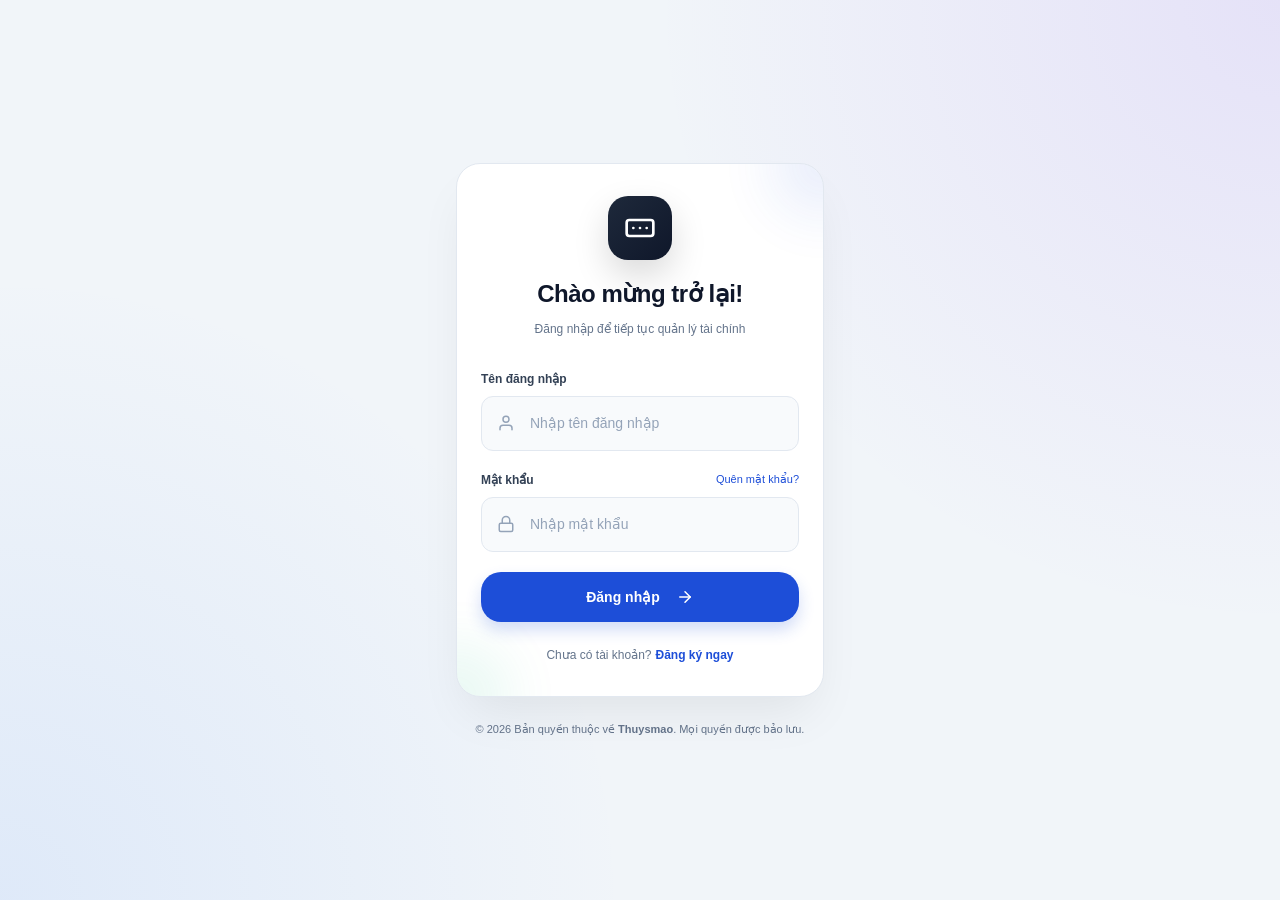
<file: frontend/login.html>
<!DOCTYPE html>
<html lang="vi">
<head>
  <meta charset="UTF-8">
  <meta name="viewport" content="width=device-width, initial-scale=1.0, maximum-scale=1.0, user-scalable=no, viewport-fit=cover">
  <meta name="description" content="Đăng nhập - Ứng dụng quản lý chi tiêu cá nhân thông minh">
  <meta name="theme-color" content="#1D4ED8">
  <title>Đăng nhập - Quản lý tài chính</title>

  <!-- Stylesheets (Using Main App CSS) -->
  <link rel="stylesheet" href="css/index.css">
  <link rel="stylesheet" href="css/components.css">
  <link rel="stylesheet" href="css/forms.css">
  <link rel="stylesheet" href="css/animations.css">

  <style>
    /* Specific styles for login that extend the design system */
    body {
      display: flex;
      align-items: center;
      justify-content: center;
      min-height: 100vh;
      min-height: 100dvh;
      background: var(--color-gray-100);
      background-image: radial-gradient(circle at top right, rgba(124, 58, 237, 0.1), transparent 40%),
                        radial-gradient(circle at bottom left, rgba(59, 130, 246, 0.1), transparent 40%);
    }

    .dark-theme body {
      background: var(--color-gray-50);
      background-image: radial-gradient(circle at top right, rgba(124, 58, 237, 0.15), transparent 40%),
                        radial-gradient(circle at bottom left, rgba(59, 130, 246, 0.15), transparent 40%);
    }

    .auth-wrapper {
      width: 100%;
      max-width: 400px;
      padding: var(--space-4);
      animation: fadeUp var(--transition-slow) forwards;
    }

    .auth-card {
      background-color: var(--color-white);
      border-radius: var(--radius-2xl);
      padding: var(--space-8) var(--space-6);
      box-shadow: var(--shadow-xl);
      border: 1px solid var(--color-gray-200);
      position: relative;
      overflow: hidden;
    }

    .dark-theme .auth-card {
      border-color: var(--color-gray-200);
    }

    .auth-header {
      text-align: center;
      margin-bottom: var(--space-8);
    }

    .auth-logo {
      width: 64px;
      height: 64px;
      margin: 0 auto var(--space-4);
      background: var(--gradient-wallet);
      border-radius: var(--radius-xl);
      display: flex;
      align-items: center;
      justify-content: center;
      color: white;
      box-shadow: var(--shadow-wallet);
    }

    .auth-title {
      font-size: var(--font-size-2xl);
      font-weight: var(--font-weight-extrabold);
      color: var(--color-gray-900);
      margin-bottom: var(--space-2);
      letter-spacing: -0.02em;
    }

    .auth-subtitle {
      font-size: var(--font-size-sm);
      color: var(--color-gray-500);
    }

    .auth-switch-text {
      text-align: center;
      margin-top: var(--space-6);
      font-size: var(--font-size-sm);
      color: var(--color-gray-500);
    }

    .auth-switch-link {
      color: var(--color-primary);
      font-weight: var(--font-weight-semibold);
      cursor: pointer;
      margin-left: var(--space-1);
    }

    .auth-switch-link:hover {
      text-decoration: underline;
    }

    .error-alert {
      background-color: var(--color-danger-light);
      color: var(--color-danger-dark);
      padding: var(--space-3) var(--space-4);
      border-radius: var(--radius-md);
      font-size: var(--font-size-sm);
      font-weight: var(--font-weight-medium);
      margin-bottom: var(--space-4);
      display: none;
      animation: shake 0.5s;
    }

    .input-group {
      position: relative;
      display: flex;
      align-items: center;
    }
    
    .input-icon {
      position: absolute;
      left: var(--space-4);
      color: var(--color-gray-400);
      display: flex;
      align-items: center;
      justify-content: center;
      pointer-events: none;
    }
    
    .input-field {
      width: 100%;
      padding: var(--space-4);
      padding-left: calc(var(--space-4) + 24px + var(--space-2));
      background: var(--color-gray-50);
      border: 1.5px solid var(--color-gray-200);
      border-radius: 12px;
      font-size: var(--font-size-base);
      color: var(--color-gray-800);
      transition: all var(--transition-fast);
      -webkit-appearance: none;
    }
    
    .input-field:focus {
      background: var(--color-white);
      border-color: var(--color-primary);
      box-shadow: 0 0 0 4px rgba(37, 99, 235, 0.1);
    }
    
    .dark-theme .input-field {
      background: #1E293B;
      border-color: #334155;
      color: #F8FAFC;
    }
    
    .dark-theme .input-field:focus {
      background: #0F172A;
      border-color: #3B82F6;
      box-shadow: 0 0 0 4px rgba(59, 130, 246, 0.2);
    }
    
    .input-field::placeholder {
      color: var(--color-gray-400);
    }
    
    .input-field.form-input-error {
      border-color: var(--color-danger) !important;
    }
    
    .input-field.form-input-error:focus {
      box-shadow: 0 0 0 4px rgba(239, 68, 68, 0.1) !important;
    }
  </style>

  <!-- Theme Script (Loads before rendering to avoid flash) -->
  <script>
    const savedTheme = localStorage.getItem('theme');
    if (savedTheme === 'dark' || (!savedTheme && window.matchMedia('(prefers-color-scheme: dark)').matches)) {
      document.documentElement.classList.add('dark-theme');
    }
  </script>
</head>
<body>

  <div class="auth-wrapper">
    <div class="auth-card">
      
      <!-- Lớp trang trí -->
      <div style="position: absolute; top: -50px; right: -50px; width: 100px; height: 100px; background: var(--color-primary); opacity: 0.1; filter: blur(30px); border-radius: 50%;"></div>
      <div style="position: absolute; bottom: -50px; left: -50px; width: 100px; height: 100px; background: var(--color-accent); opacity: 0.1; filter: blur(30px); border-radius: 50%;"></div>

      <!-- Đăng nhập Form -->
      <div id="loginForm">
        <div class="auth-header">
          <div class="auth-logo">
            <svg width="32" height="32" viewBox="0 0 24 24" fill="none" stroke="currentColor" stroke-width="2" stroke-linecap="round" stroke-linejoin="round">
              <rect x="2" y="6" width="20" height="12" rx="2"/><path d="M12 12h.01"/><path d="M17 12h.01"/><path d="M7 12h.01"/>
            </svg>
          </div>
          <h1 class="auth-title">Chào mừng trở lại!</h1>
          <p class="auth-subtitle">Đăng nhập để tiếp tục quản lý tài chính</p>
        </div>

        <div class="error-alert" id="loginError"></div>

        <div class="form-group">
          <label class="form-label">Tên đăng nhập</label>
          <div class="input-group">
            <div class="input-icon">
              <svg width="18" height="18" viewBox="0 0 24 24" fill="none" stroke="currentColor" stroke-width="2" stroke-linecap="round" stroke-linejoin="round"><path d="M20 21v-2a4 4 0 0 0-4-4H8a4 4 0 0 0-4 4v2"/><circle cx="12" cy="7" r="4"/></svg>
            </div>
            <input type="text" class="input-field" id="loginUsername" placeholder="Nhập tên đăng nhập" autocomplete="username">
          </div>
        </div>

        <div class="form-group mb-6">
          <label class="form-label" style="display: flex; justify-content: space-between;">
            <span>Mật khẩu</span>
            <span class="auth-switch-link" onclick="toggleForm('forgot')" style="font-size: var(--font-size-xs); font-weight: normal; margin-left: 0;">Quên mật khẩu?</span>
          </label>
          <div class="input-group">
            <div class="input-icon">
              <svg width="18" height="18" viewBox="0 0 24 24" fill="none" stroke="currentColor" stroke-width="2" stroke-linecap="round" stroke-linejoin="round"><rect x="3" y="11" width="18" height="11" rx="2" ry="2"/><path d="M7 11V7a5 5 0 0 1 10 0v4"/></svg>
            </div>
            <input type="password" class="input-field" id="loginPassword" placeholder="Nhập mật khẩu" autocomplete="current-password">
          </div>
        </div>

        <button class="btn btn-primary w-full" style="padding: var(--space-4);" onclick="login()">
          Đăng nhập
          <svg width="18" height="18" viewBox="0 0 24 24" fill="none" stroke="currentColor" stroke-width="2" stroke-linecap="round" stroke-linejoin="round" style="margin-left: 8px;"><line x1="5" y1="12" x2="19" y2="12"/><polyline points="12 5 19 12 12 19"/></svg>
        </button>

        <div class="auth-switch-text">
          Chưa có tài khoản?<span class="auth-switch-link" onclick="toggleForm('register')">Đăng ký ngay</span>
        </div>
      </div>

      <!-- Đăng ký Form -->
      <div id="registerForm" style="display: none;">
        <div class="auth-header">
          <div class="auth-logo">
            <svg width="32" height="32" viewBox="0 0 24 24" fill="none" stroke="currentColor" stroke-width="2" stroke-linecap="round" stroke-linejoin="round">
              <path d="M16 21v-2a4 4 0 0 0-4-4H5a4 4 0 0 0-4 4v2"/><circle cx="8.5" cy="7" r="4"/><line x1="20" y1="8" x2="20" y2="14"/><line x1="23" y1="11" x2="17" y2="11"/>
            </svg>
          </div>
          <h1 class="auth-title">Tạo tài khoản</h1>
          <p class="auth-subtitle">Bắt đầu hành trình quản lý tài chính</p>
        </div>

        <div class="error-alert" id="registerError"></div>

        <div class="form-group">
          <label class="form-label">Tên hiển thị</label>
          <div class="input-group">
            <div class="input-icon">
              <svg width="18" height="18" viewBox="0 0 24 24" fill="none" stroke="currentColor" stroke-width="2" stroke-linecap="round" stroke-linejoin="round"><path d="M20 21v-2a4 4 0 0 0-4-4H8a4 4 0 0 0-4 4v2"/><circle cx="12" cy="7" r="4"/></svg>
            </div>
            <input type="text" class="input-field" id="regName" placeholder="VD: Nguyễn Văn A">
          </div>
        </div>

        <div class="form-group">
          <label class="form-label">Tên đăng nhập</label>
          <div class="input-group">
            <div class="input-icon">
              <svg width="18" height="18" viewBox="0 0 24 24" fill="none" stroke="currentColor" stroke-width="2" stroke-linecap="round" stroke-linejoin="round"><circle cx="12" cy="12" r="10"/><path d="M12 2a14.5 14.5 0 0 0 0 20 14.5 14.5 0 0 0 0-20"/><path d="M2 12h20"/></svg>
            </div>
            <input type="text" class="input-field" id="regUsername" placeholder="Tên đăng nhập viết liền">
          </div>
        </div>

        <div class="form-group mb-6">
          <label class="form-label">Mật khẩu</label>
          <div class="input-group">
            <div class="input-icon">
              <svg width="18" height="18" viewBox="0 0 24 24" fill="none" stroke="currentColor" stroke-width="2" stroke-linecap="round" stroke-linejoin="round"><rect x="3" y="11" width="18" height="11" rx="2" ry="2"/><path d="M7 11V7a5 5 0 0 1 10 0v4"/></svg>
            </div>
            <input type="password" class="input-field" id="regPassword" placeholder="Mật khẩu (ít nhất 4 ký tự)">
          </div>
        </div>

        <button class="btn btn-primary w-full" style="padding: var(--space-4);" onclick="register()">
          Đăng ký
        </button>

        <div class="auth-switch-text">
          Đã có tài khoản?<span class="auth-switch-link" onclick="toggleForm('login')">Đăng nhập</span>
        </div>
      </div>

      <!-- Quên mật khẩu Form -->
      <div id="forgotForm" style="display: none;">
        <div class="auth-header">
          <div class="auth-logo">
            <svg width="32" height="32" viewBox="0 0 24 24" fill="none" stroke="currentColor" stroke-width="2" stroke-linecap="round" stroke-linejoin="round"><path d="M22 17v1c0 .5-.5 1-1 1H3c-.6 0-1-.5-1-1v-1"/><path d="M7 14V9a5 5 0 0 1 10 0v5"/><path d="M12 17v4"/><path d="M8 21h8"/></svg>
          </div>
          <h1 class="auth-title">Quên mật khẩu</h1>
          <p class="auth-subtitle" id="forgotSubtitle">Nhập tên đăng nhập để tiếp tục</p>
        </div>

        <div class="error-alert" id="forgotError"></div>
        <div class="success-alert" id="forgotSuccess" style="display: none; background-color: var(--color-success-light); color: var(--color-success-dark); padding: var(--space-3) var(--space-4); border-radius: var(--radius-md); font-size: var(--font-size-sm); font-weight: var(--font-weight-medium); margin-bottom: var(--space-4);"></div>

        <div id="forgotStep1">
          <div class="form-group mb-6">
            <label class="form-label">Tên đăng nhập</label>
            <div class="input-group">
              <div class="input-icon">
                <svg width="18" height="18" viewBox="0 0 24 24" fill="none" stroke="currentColor" stroke-width="2" stroke-linecap="round" stroke-linejoin="round"><path d="M20 21v-2a4 4 0 0 0-4-4H8a4 4 0 0 0-4 4v2"/><circle cx="12" cy="7" r="4"/></svg>
              </div>
              <input type="text" class="input-field" id="forgotUsername" placeholder="Nhập tên đăng nhập">
            </div>
          </div>
          <button class="btn btn-primary w-full" style="padding: var(--space-4);" onclick="verifyForgotUsername()">
            Tiếp tục
          </button>
        </div>
        
        <div id="forgotStep2" style="display: none;">
          <div class="form-group mb-6">
            <label class="form-label">Mật khẩu mới</label>
            <div class="input-group">
              <div class="input-icon">
                <svg width="18" height="18" viewBox="0 0 24 24" fill="none" stroke="currentColor" stroke-width="2" stroke-linecap="round" stroke-linejoin="round"><rect x="3" y="11" width="18" height="11" rx="2" ry="2"/><path d="M7 11V7a5 5 0 0 1 10 0v4"/></svg>
              </div>
              <input type="password" class="input-field" id="forgotNewPassword" placeholder="Nhập mật khẩu mới">
            </div>
          </div>
          <button class="btn btn-primary w-full" style="padding: var(--space-4);" onclick="resetPassword()">
            Đặt lại mật khẩu
          </button>
        </div>

        <div class="auth-switch-text">
          Nhớ mật khẩu? <span class="auth-switch-link" onclick="toggleForm('login')">Đăng nhập</span>
        </div>
      </div>

    </div>

    <div style="text-align: center; margin-top: var(--space-6); font-size: var(--font-size-xs); color: var(--color-gray-500);">
      &copy; 2026 Bản quyền thuộc về <b>Thuysmao</b>. Mọi quyền được bảo lưu.
    </div>
  </div>

  <script src="js/login.js"></script>
</body>
</html>
</file>
<file: frontend/css/index.css>
/* =====================================================
   EXPENSE MANAGER - Design System
   ===================================================== */

/* Google Fonts */
@import url('https://fonts.googleapis.com/css2?family=Inter:wght@400;500;600;700;800&display=swap');

/* ==================== CSS Reset ==================== */
*, *::before, *::after {
  box-sizing: border-box;
  margin: 0;
  padding: 0;
}

/* ==================== Design Tokens ==================== */
:root {
  /* Primary - Banking Blue */
  --color-primary: #1D4ED8;
  --color-primary-light: #3B82F6;
  --color-primary-lighter: #DBEAFE;
  --color-primary-dark: #1E3A8A;

  --color-secondary: #0F172A;
  --color-accent: #10B981;

  /* Semantic */
  --color-success: #10B981;
  --color-success-light: #D1FAE5;
  --color-success-dark: #059669;

  --color-danger: #EF4444;
  --color-danger-light: #FEE2E2;
  --color-danger-dark: #DC2626;

  --color-warning: #F59E0B;
  --color-warning-light: #FEF3C7;

  --color-info: #06B6D4;
  --color-info-light: #CFFAFE;

  --color-orange: #F97316;
  --color-orange-light: #FFF7ED;

  --color-pink: #EC4899;
  --color-pink-light: #FCE7F3;

  /* Neutrals */
  --color-white: #FFFFFF;
  --color-gray-50: #F8FAFC;
  --color-gray-100: #F1F5F9;
  --color-gray-200: #E2E8F0;
  --color-gray-300: #CBD5E1;
  --color-gray-400: #94A3B8;
  --color-gray-500: #64748B;
  --color-gray-600: #475569;
  --color-gray-700: #334155;
  --color-gray-800: #1E293B;
  --color-gray-900: #0F172A;

  /* Gradients */
  --gradient-wallet: linear-gradient(135deg, #1E293B 0%, #0F172A 100%);
  --gradient-wallet-shine: linear-gradient(135deg, rgba(255,255,255,0.15) 0%, rgba(255,255,255,0) 50%, rgba(255,255,255,0.05) 100%);
  --gradient-expense: linear-gradient(135deg, #FEE2E2 0%, #FECACA 100%);
  --gradient-income: linear-gradient(135deg, #D1FAE5 0%, #A7F3D0 100%);

  /* Typography */
  --font-family: -apple-system, BlinkMacSystemFont, "SF Pro Text", "Segoe UI", Roboto, Helvetica, Arial, sans-serif;
  --font-size-2xs: 0.625rem;    /* 10px */
  --font-size-xs: 0.6875rem;    /* 11px */
  --font-size-sm: 0.75rem;      /* 12px */
  --font-size-base: 0.875rem;   /* 14px */
  --font-size-md: 1rem;         /* 16px */
  --font-size-lg: 1.125rem;     /* 18px */
  --font-size-xl: 1.25rem;      /* 20px */
  --font-size-2xl: 1.5rem;      /* 24px */
  --font-size-3xl: 1.75rem;     /* 28px */
  --font-size-4xl: 2rem;        /* 32px */

  --font-weight-normal: 400;
  --font-weight-medium: 500;
  --font-weight-semibold: 600;
  --font-weight-bold: 700;
  --font-weight-extrabold: 800;

  --line-height-tight: 1.2;
  --line-height-snug: 1.35;
  --line-height-normal: 1.5;
  --line-height-relaxed: 1.75;

  /* Spacing */
  --space-0: 0;
  --space-1: 0.25rem;   /* 4px */
  --space-1h: 0.375rem; /* 6px */
  --space-2: 0.5rem;    /* 8px */
  --space-2h: 0.625rem; /* 10px */
  --space-3: 0.75rem;   /* 12px */
  --space-4: 1rem;      /* 16px */
  --space-5: 1.25rem;   /* 20px */
  --space-6: 1.5rem;    /* 24px */
  --space-8: 2rem;      /* 32px */
  --space-10: 2.5rem;   /* 40px */
  --space-12: 3rem;     /* 48px */
  --space-16: 4rem;     /* 64px */

  /* Border Radius */
  --radius-xs: 0.375rem;  /* 6px */
  --radius-sm: 0.5rem;    /* 8px */
  --radius-md: 0.625rem;  /* 10px */
  --radius-lg: 0.875rem;  /* 14px */
  --radius-xl: 1.25rem;   /* 20px */
  --radius-2xl: 1.5rem;   /* 24px */
  --radius-full: 9999px;

  /* Shadows - softer and more premium */
  --shadow-xs: 0 2px 4px rgba(0, 0, 0, 0.02);
  --shadow-sm: 0 4px 6px rgba(0, 0, 0, 0.03), 0 2px 4px rgba(0, 0, 0, 0.02);
  --shadow-md: 0 10px 15px -3px rgba(0, 0, 0, 0.04);
  --shadow-lg: 0 20px 25px -5px rgba(0, 0, 0, 0.05);
  --shadow-xl: 0 25px 50px -12px rgba(0, 0, 0, 0.08);
  --shadow-card: 0 8px 30px rgba(0, 0, 0, 0.04);
  --shadow-wallet: 0 15px 35px rgba(0, 0, 0, 0.15);
  --shadow-button: 0 8px 16px rgba(29, 78, 216, 0.2);
  --shadow-inner: inset 0 2px 4px rgba(0, 0, 0, 0.03);

  /* Transitions */
  --transition-fast: 150ms cubic-bezier(0.2, 0, 0, 1);
  --transition-base: 250ms cubic-bezier(0.2, 0, 0, 1);
  --transition-slow: 350ms cubic-bezier(0.2, 0, 0, 1);
  --transition-spring: 500ms cubic-bezier(0.32, 0.72, 0, 1);

  /* Z-index */
  --z-base: 1;
  --z-dropdown: 10;
  --z-sticky: 20;
  --z-header: 25;
  --z-modal-backdrop: 30;
  --z-modal: 40;
  --z-toast: 50;
  --z-max: 100;

  /* Layout */
  --app-max-width: 430px;
  --bottom-nav-height: 68px;
  --header-height: 56px;
  --content-padding: var(--space-5);
  --safe-area-bottom: env(safe-area-inset-bottom, 0px);
}

/* ==================== Base Styles ==================== */
html {
  font-size: 16px;
  -webkit-text-size-adjust: 100%;
  -webkit-tap-highlight-color: transparent;
  scroll-behavior: smooth;
}

body {
  font-family: var(--font-family);
  font-size: var(--font-size-base);
  line-height: var(--line-height-normal);
  color: var(--color-gray-800);
  background-color: #F2F2F7;
  -webkit-font-smoothing: antialiased;
  -moz-osx-font-smoothing: grayscale;
  overflow-x: hidden;
  min-height: 100vh;
}

/* ==================== App Container ==================== */
.app {
  max-width: var(--app-max-width);
  margin: 0 auto;
  min-height: 100vh;
  min-height: 100dvh;
  background-color: #F2F2F7;
  position: relative;
  overflow-x: hidden;
  overflow-y: auto;
  box-shadow: 0 0 60px rgba(0, 0, 0, 0.08);
  display: flex;
  flex-direction: column;
}

/* ==================== Content Area ==================== */
.app-content {
  flex: 1;
  overflow-y: auto;
  overflow-x: hidden;
  padding-bottom: calc(var(--bottom-nav-height) + var(--safe-area-bottom) + var(--space-4));
  -webkit-overflow-scrolling: touch;
}

/* ==================== Scrollbar ==================== */
.app-content::-webkit-scrollbar {
  width: 0;
  display: none;
}

.app-content {
  -ms-overflow-style: none;
  scrollbar-width: none;
}

/* ==================== Selection ==================== */
::selection {
  background: var(--color-primary-light);
  color: var(--color-white);
}

/* ==================== Links ==================== */
a {
  color: var(--color-primary);
  text-decoration: none;
  transition: color var(--transition-fast);
}

a:hover {
  color: var(--color-primary-dark);
}

/* ==================== Images ==================== */
img {
  max-width: 100%;
  display: block;
}

/* ==================== Lists ==================== */
ul, ol {
  list-style: none;
}

/* ==================== Form Reset ==================== */
input, button, textarea, select {
  font-family: inherit;
  font-size: inherit;
  line-height: inherit;
  color: inherit;
  border: none;
  outline: none;
  background: none;
  -webkit-appearance: none;
  -moz-appearance: none;
  appearance: none;
}

button {
  cursor: pointer;
  user-select: none;
}

input::placeholder,
textarea::placeholder {
  color: var(--color-gray-400);
}

/* ==================== Typography Utilities ==================== */
.text-center { text-align: center; }
.text-right { text-align: right; }
.text-left { text-align: left; }

.text-primary { color: var(--color-primary); }
.text-success { color: var(--color-success) !important; }
.text-danger { color: var(--color-danger) !important; }
.text-warning { color: var(--color-warning); }
.text-muted { color: var(--color-gray-500); }
.text-light { color: var(--color-gray-400); }
.text-dark { color: var(--color-gray-800); }
.text-white { color: var(--color-white); }

.text-2xs { font-size: var(--font-size-2xs); }
.text-xs { font-size: var(--font-size-xs); }
.text-sm { font-size: var(--font-size-sm); }
.text-base { font-size: var(--font-size-base); }
.text-md { font-size: var(--font-size-md); }
.text-lg { font-size: var(--font-size-lg); }
.text-xl { font-size: var(--font-size-xl); }
.text-2xl { font-size: var(--font-size-2xl); }
.text-3xl { font-size: var(--font-size-3xl); }
.text-4xl { font-size: var(--font-size-4xl); }

.font-normal { font-weight: var(--font-weight-normal); }
.font-medium { font-weight: var(--font-weight-medium); }
.font-semibold { font-weight: var(--font-weight-semibold); }
.font-bold { font-weight: var(--font-weight-bold); }
.font-extrabold { font-weight: var(--font-weight-extrabold); }

.leading-tight { line-height: var(--line-height-tight); }
.leading-snug { line-height: var(--line-height-snug); }
.leading-normal { line-height: var(--line-height-normal); }

.truncate {
  overflow: hidden;
  text-overflow: ellipsis;
  white-space: nowrap;
}

/* ==================== Spacing Utilities ==================== */
.mt-0 { margin-top: 0; }
.mt-1 { margin-top: var(--space-1); }
.mt-2 { margin-top: var(--space-2); }
.mt-3 { margin-top: var(--space-3); }
.mt-4 { margin-top: var(--space-4); }
.mt-5 { margin-top: var(--space-5); }
.mt-6 { margin-top: var(--space-6); }
.mt-8 { margin-top: var(--space-8); }

.mb-0 { margin-bottom: 0; }
.mb-1 { margin-bottom: var(--space-1); }
.mb-2 { margin-bottom: var(--space-2); }
.mb-3 { margin-bottom: var(--space-3); }
.mb-4 { margin-bottom: var(--space-4); }
.mb-6 { margin-bottom: var(--space-6); }

.mx-auto { margin-left: auto; margin-right: auto; }

.p-2 { padding: var(--space-2); }
.p-3 { padding: var(--space-3); }
.p-4 { padding: var(--space-4); }
.p-5 { padding: var(--space-5); }
.p-6 { padding: var(--space-6); }

.px-3 { padding-left: var(--space-3); padding-right: var(--space-3); }
.px-4 { padding-left: var(--space-4); padding-right: var(--space-4); }
.px-5 { padding-left: var(--space-5); padding-right: var(--space-5); }
.px-6 { padding-left: var(--space-6); padding-right: var(--space-6); }

.py-2 { padding-top: var(--space-2); padding-bottom: var(--space-2); }
.py-3 { padding-top: var(--space-3); padding-bottom: var(--space-3); }
.py-4 { padding-top: var(--space-4); padding-bottom: var(--space-4); }

/* ==================== Flexbox Utilities ==================== */
.flex { display: flex; }
.inline-flex { display: inline-flex; }
.flex-col { flex-direction: column; }
.flex-row { flex-direction: row; }
.flex-wrap { flex-wrap: wrap; }
.flex-1 { flex: 1; }
.flex-shrink-0 { flex-shrink: 0; }
.items-center { align-items: center; }
.items-start { align-items: flex-start; }
.items-end { align-items: flex-end; }
.justify-center { justify-content: center; }
.justify-between { justify-content: space-between; }
.justify-around { justify-content: space-around; }
.justify-evenly { justify-content: space-evenly; }
.gap-1 { gap: var(--space-1); }
.gap-2 { gap: var(--space-2); }
.gap-3 { gap: var(--space-3); }
.gap-4 { gap: var(--space-4); }
.gap-5 { gap: var(--space-5); }
.gap-6 { gap: var(--space-6); }

/* ==================== Grid Utilities ==================== */
.grid { display: grid; }
.grid-cols-2 { grid-template-columns: repeat(2, 1fr); }
.grid-cols-3 { grid-template-columns: repeat(3, 1fr); }
.grid-cols-4 { grid-template-columns: repeat(4, 1fr); }

/* ==================== Display Utilities ==================== */
.block { display: block; }
.inline-block { display: inline-block; }
.hidden { display: none !important; }
.visible { visibility: visible; }
.invisible { visibility: hidden; }

.w-full { width: 100%; }
.h-full { height: 100%; }

.overflow-hidden { overflow: hidden; }
.overflow-auto { overflow: auto; }

.relative { position: relative; }
.absolute { position: absolute; }
.fixed { position: fixed; }
.sticky { position: sticky; }

/* ==================== Border Utilities ==================== */
.rounded-sm { border-radius: var(--radius-sm); }
.rounded-md { border-radius: var(--radius-md); }
.rounded-lg { border-radius: var(--radius-lg); }
.rounded-xl { border-radius: var(--radius-xl); }
.rounded-2xl { border-radius: var(--radius-2xl); }
.rounded-full { border-radius: var(--radius-full); }

/* ==================== Screen Reader Only ==================== */
.sr-only {
  position: absolute;
  width: 1px;
  height: 1px;
  padding: 0;
  margin: -1px;
  overflow: hidden;
  clip: rect(0, 0, 0, 0);
  white-space: nowrap;
  border-width: 0;
}

/* ==================== Divider ==================== */
.divider {
  height: 1px;
  background-color: var(--color-gray-200);
  border: none;
  margin: var(--space-4) 0;
}

.divider-thick {
  height: 8px;
  background-color: var(--color-gray-100);
  border: none;
}

/* ==================== Dark Theme ==================== */
.dark-theme {
  /* Premium Dark Mode */
  --color-white: #1E293B;
  --color-gray-50: #0F172A;
  --color-gray-100: #1E293B;
  --color-gray-200: #334155;
  --color-gray-300: #475569;
  --color-gray-400: #64748B;
  --color-gray-500: #94A3B8;
  --color-gray-600: #CBD5E1;
  --color-gray-700: #E2E8F0;
  --color-gray-800: #F1F5F9;
  --color-gray-900: #F8FAFC;

  --color-primary: #3B82F6;
  --color-primary-dark: #60A5FA;
  --color-primary-light: #2563EB;

  --gradient-wallet: linear-gradient(135deg, #1E293B 0%, #0F172A 100%);

  /* Shadows adjusted for dark mode */
  --shadow-xs: 0 2px 4px rgba(0, 0, 0, 0.4);
  --shadow-sm: 0 4px 6px rgba(0, 0, 0, 0.4), 0 2px 4px rgba(0, 0, 0, 0.2);
  --shadow-md: 0 10px 15px -3px rgba(0, 0, 0, 0.5);
  --shadow-lg: 0 20px 25px -5px rgba(0, 0, 0, 0.6);
  --shadow-xl: 0 25px 50px -12px rgba(0, 0, 0, 0.7);
  --shadow-card: 0 8px 30px rgba(0, 0, 0, 0.4);
  --shadow-inner: inset 0 2px 4px rgba(0, 0, 0, 0.5);
  --shadow-wallet: 0 15px 35px rgba(0, 0, 0, 0.6);
  --shadow-button: 0 8px 16px rgba(59, 130, 246, 0.2);
}

.dark-theme body {
  background-color: #020617;
}

.dark-theme .app {
  background-color: #020617;
  box-shadow: 0 0 60px rgba(0, 0, 0, 0.8);
}
</file>
<file: frontend/css/components.css>
/* =====================================================
   EXPENSE MANAGER - Reusable Components
   ===================================================== */

/* ==================== Page Header ==================== */
.page-header {
  display: flex;
  align-items: center;
  justify-content: space-between;
  padding: calc(var(--space-4) + env(safe-area-inset-top, 16px)) var(--content-padding) var(--space-4);
  background: rgba(242, 242, 247, 0.85);
  backdrop-filter: blur(20px);
  -webkit-backdrop-filter: blur(20px);
  border-bottom: 0.5px solid rgba(0,0,0,0.05);
  position: sticky;
  top: 0;
  z-index: var(--z-header);
  min-height: var(--header-height);
}

.page-header-title {
  font-size: var(--font-size-lg);
  font-weight: var(--font-weight-bold);
  color: var(--color-gray-800);
}

.page-header-action {
  display: flex;
  align-items: center;
  gap: var(--space-2);
}

/* ==================== Cards ==================== */
.card {
  background: var(--color-white);
  border-radius: var(--radius-2xl);
  padding: var(--space-5);
  box-shadow: var(--shadow-card);
  border: 1px solid var(--color-gray-100);
  transition: box-shadow var(--transition-base), transform var(--transition-base), border-color var(--transition-base);
}

.dark-theme .card {
  border-color: var(--color-gray-800);
  background: #111827;
}

.card-sm {
  padding: var(--space-4);
  border-radius: var(--radius-lg);
}

.card-flat {
  box-shadow: none;
  border: 1px solid var(--color-gray-200);
}

.card-header {
  display: flex;
  align-items: center;
  justify-content: space-between;
  margin-bottom: var(--space-4);
}

.card-title {
  font-size: var(--font-size-md);
  font-weight: var(--font-weight-semibold);
  color: var(--color-gray-800);
}

.card-subtitle {
  font-size: var(--font-size-sm);
  color: var(--color-gray-500);
  margin-top: var(--space-1);
}

.card-link {
  font-size: var(--font-size-sm);
  font-weight: var(--font-weight-medium);
  color: var(--color-gray-500);
  display: flex;
  align-items: center;
  gap: var(--space-1);
  transition: color var(--transition-fast);
}

.card-link:hover {
  color: var(--color-primary);
}

/* ==================== Buttons ==================== */
.btn {
  display: inline-flex;
  align-items: center;
  justify-content: center;
  gap: var(--space-2);
  padding: var(--space-3) var(--space-6);
  border-radius: var(--radius-xl);
  font-size: var(--font-size-base);
  font-weight: var(--font-weight-bold);
  line-height: 1;
  cursor: pointer;
  transition: all var(--transition-base);
  white-space: nowrap;
  user-select: none;
  border: none;
  outline: none;
  position: relative;
  overflow: hidden;
}

.btn:active {
  transform: scale(0.97);
}

.btn-primary {
  background: var(--color-primary);
  color: var(--color-white);
  box-shadow: var(--shadow-button);
}

.btn-primary:hover {
  background: var(--color-primary-dark);
}

.btn-secondary {
  background: var(--color-gray-100);
  color: var(--color-gray-700);
}

.btn-secondary:hover {
  background: var(--color-gray-200);
}

.btn-success {
  background: var(--color-success);
  color: var(--color-white);
}

.btn-danger {
  background: var(--color-danger);
  color: var(--color-white);
}

.btn-outline {
  background: transparent;
  color: var(--color-gray-800);
  border: 1.5px solid var(--color-gray-200);
}

.btn-outline:hover {
  border-color: var(--color-gray-300);
  background: var(--color-gray-50);
}

.dark-theme .btn-outline {
  color: var(--color-gray-100);
  border-color: var(--color-gray-700);
}

.dark-theme .btn-outline:hover {
  background: var(--color-gray-800);
}

.btn-ghost {
  background: transparent;
  color: var(--color-gray-600);
  padding: var(--space-2) var(--space-3);
  border-radius: var(--radius-lg);
}

.btn-ghost:hover {
  background: var(--color-gray-100);
}

.btn-sm {
  padding: var(--space-2) var(--space-3);
  font-size: var(--font-size-sm);
  border-radius: var(--radius-sm);
}

.btn-lg {
  padding: var(--space-4) var(--space-6);
  font-size: var(--font-size-md);
  border-radius: var(--radius-lg);
}

.btn-block {
  width: 100%;
}

.btn-icon {
  width: 40px;
  height: 40px;
  padding: 0;
  border-radius: var(--radius-md);
  display: inline-flex;
  align-items: center;
  justify-content: center;
  flex-shrink: 0;
}

.btn-icon-sm {
  width: 32px;
  height: 32px;
  border-radius: var(--radius-sm);
}

.btn-icon-lg {
  width: 48px;
  height: 48px;
  border-radius: var(--radius-lg);
}

.btn svg {
  flex-shrink: 0;
}

/* ==================== Badges ==================== */
.badge {
  display: inline-flex;
  align-items: center;
  gap: var(--space-1);
  padding: var(--space-1) var(--space-2h);
  border-radius: var(--radius-full);
  font-size: var(--font-size-xs);
  font-weight: var(--font-weight-semibold);
  line-height: 1.3;
  white-space: nowrap;
}

.badge-success {
  background: var(--color-success-light);
  color: var(--color-success-dark);
}

.badge-danger {
  background: var(--color-danger-light);
  color: var(--color-danger-dark);
}

.badge-warning {
  background: var(--color-warning-light);
  color: #B45309;
}

.badge-info {
  background: var(--color-info-light);
  color: #0E7490;
}

.badge-primary {
  background: var(--color-primary-lighter);
  color: var(--color-primary-dark);
}

.badge-neutral {
  background: var(--color-gray-100);
  color: var(--color-gray-600);
}

/* ==================== Icon Circles ==================== */
.icon-circle {
  width: 40px;
  height: 40px;
  border-radius: var(--radius-md);
  display: flex;
  align-items: center;
  justify-content: center;
  font-size: var(--font-size-lg);
  flex-shrink: 0;
}

.icon-circle-sm {
  width: 32px;
  height: 32px;
  border-radius: var(--radius-sm);
  font-size: var(--font-size-base);
}

.icon-circle-lg {
  width: 48px;
  height: 48px;
  border-radius: var(--radius-lg);
  font-size: var(--font-size-xl);
}

.icon-circle-xl {
  width: 56px;
  height: 56px;
  border-radius: var(--radius-xl);
  font-size: var(--font-size-2xl);
}

/* ==================== List Items ==================== */
.list-item {
  display: flex;
  align-items: center;
  gap: var(--space-3);
  padding: var(--space-3) var(--space-4);
  border-radius: var(--radius-lg);
  transition: background var(--transition-fast);
  cursor: pointer;
}

.list-item:active {
  background: var(--color-gray-50);
}

.list-item-icon {
  width: 44px;
  height: 44px;
  border-radius: var(--radius-md);
  display: flex;
  align-items: center;
  justify-content: center;
  font-size: var(--font-size-xl);
  flex-shrink: 0;
}

.list-item-content {
  flex: 1;
  min-width: 0;
}

.list-item-title {
  font-size: var(--font-size-base);
  font-weight: var(--font-weight-medium);
  color: var(--color-gray-800);
  line-height: var(--line-height-tight);
}

.list-item-subtitle {
  font-size: var(--font-size-sm);
  color: var(--color-gray-500);
  margin-top: 2px;
  line-height: var(--line-height-tight);
}

.list-item-right {
  text-align: right;
  flex-shrink: 0;
}

.list-item-amount {
  font-size: var(--font-size-base);
  font-weight: var(--font-weight-bold);
  line-height: var(--line-height-tight);
}

.list-item-amount.expense {
  color: var(--color-danger);
}

.list-item-amount.income {
  color: var(--color-success);
}

.list-item-actions {
  display: flex;
  gap: var(--space-1);
  flex-shrink: 0;
}

/* ==================== Section ==================== */
.section {
  padding: 0 var(--content-padding);
  margin-bottom: var(--space-6);
}

.section-header {
  display: flex;
  align-items: center;
  justify-content: space-between;
  margin-bottom: var(--space-3);
}

.section-title {
  font-size: var(--font-size-md);
  font-weight: var(--font-weight-bold);
  color: var(--color-gray-800);
}

.section-link {
  font-size: var(--font-size-sm);
  font-weight: var(--font-weight-medium);
  color: var(--color-gray-400);
  cursor: pointer;
  transition: color var(--transition-fast);
}

.section-link:hover {
  color: var(--color-primary);
}

/* ==================== Tabs ==================== */
.tabs {
  display: flex;
  gap: var(--space-1);
  padding: var(--space-1);
  background: var(--color-gray-100);
  border-radius: var(--radius-md);
  overflow-x: auto;
  -webkit-overflow-scrolling: touch;
}

.tabs::-webkit-scrollbar {
  display: none;
}

.tab {
  flex: 1;
  padding: var(--space-2h) var(--space-4);
  border-radius: var(--radius-sm);
  font-size: var(--font-size-sm);
  font-weight: var(--font-weight-medium);
  color: var(--color-gray-500);
  text-align: center;
  cursor: pointer;
  transition: all var(--transition-fast);
  white-space: nowrap;
  border: none;
  background: none;
}

.tab.active {
  background: var(--color-white);
  color: var(--color-gray-800);
  font-weight: var(--font-weight-semibold);
  box-shadow: var(--shadow-sm);
}

.tab:not(.active):hover {
  color: var(--color-gray-700);
}

/* ==================== Bottom Navigation ==================== */
.bottom-nav {
  position: fixed;
  bottom: 0;
  left: 50%;
  transform: translateX(-50%);
  width: 100%;
  max-width: var(--app-max-width);
  height: var(--bottom-nav-height);
  background: rgba(255, 255, 255, 0.7);
  backdrop-filter: blur(24px) saturate(180%);
  -webkit-backdrop-filter: blur(24px) saturate(180%);
  border-top: 1px solid rgba(0, 0, 0, 0.05);
  display: flex;
  align-items: center;
  justify-content: space-around;
  padding-bottom: var(--safe-area-bottom);
  z-index: var(--z-sticky);
  box-shadow: 0 -4px 20px rgba(0, 0, 0, 0.02);
}

.dark-theme .bottom-nav {
  background: rgba(15, 23, 42, 0.75);
  border-top: 1px solid rgba(255, 255, 255, 0.05);
  box-shadow: 0 -4px 20px rgba(0, 0, 0, 0.2);
}

.nav-item {
  display: flex;
  flex-direction: column;
  align-items: center;
  justify-content: center;
  gap: 2px;
  padding: var(--space-2) var(--space-3);
  color: var(--color-gray-400);
  font-size: var(--font-size-2xs);
  font-weight: var(--font-weight-medium);
  cursor: pointer;
  transition: color var(--transition-fast);
  border: none;
  background: none;
  position: relative;
  min-width: 56px;
}

.nav-item svg {
  width: 22px;
  height: 22px;
  transition: transform var(--transition-fast);
}

.nav-item.active {
  color: var(--color-primary);
}

.nav-item.active svg {
  transform: scale(1.1);
}

.nav-item-add {
  position: relative;
  margin-top: -20px;
}

.nav-item-add-btn {
  width: 52px;
  height: 52px;
  border-radius: var(--radius-full);
  background: var(--gradient-wallet);
  color: var(--color-white);
  display: flex;
  align-items: center;
  justify-content: center;
  box-shadow: 0 4px 16px rgba(124, 58, 237, 0.35);
  transition: transform var(--transition-fast), box-shadow var(--transition-fast);
  border: 3px solid var(--color-white);
  cursor: pointer;
}

.nav-item-add-btn:active {
  transform: scale(0.93);
}

.nav-item-add-btn svg {
  width: 24px;
  height: 24px;
}

.nav-item-add span {
  margin-top: 2px;
}

/* ==================== Modal / Overlay ==================== */
.modal-overlay {
  position: fixed;
  inset: 0;
  background: rgba(0, 0, 0, 0.4);
  z-index: var(--z-modal-backdrop);
  display: none;
  align-items: flex-end;
  justify-content: center;
  backdrop-filter: blur(4px);
  -webkit-backdrop-filter: blur(4px);
}

.modal-overlay.active {
  display: flex;
}

.modal-container {
  width: 100%;
  max-width: var(--app-max-width);
  max-height: 92vh;
  max-height: 92dvh;
  background: var(--color-white);
  border-radius: 32px 32px 0 0;
  overflow: hidden;
  display: flex;
  flex-direction: column;
  animation: slideUp 0.4s cubic-bezier(0.32, 0.72, 0, 1);
  box-shadow: 0 -15px 50px rgba(0, 0, 0, 0.15);
}

.dark-theme .modal-container {
  background: var(--color-gray-50);
  box-shadow: 0 -15px 50px rgba(0, 0, 0, 0.5);
}

.modal-header {
  display: flex;
  align-items: center;
  justify-content: space-between;
  padding: var(--space-4) var(--space-5);
  border-bottom: 0.5px solid rgba(0,0,0,0.1);
  flex-shrink: 0;
}

.modal-handle {
  width: 36px;
  height: 5px;
  background: rgba(0, 0, 0, 0.2);
  border-radius: var(--radius-full);
  margin: 12px auto 0;
}

.modal-title {
  font-size: var(--font-size-lg);
  font-weight: var(--font-weight-bold);
}

.modal-close {
  width: 32px;
  height: 32px;
  border-radius: var(--radius-full);
  background: var(--color-gray-100);
  display: flex;
  align-items: center;
  justify-content: center;
  cursor: pointer;
  border: none;
  color: var(--color-gray-500);
  transition: background var(--transition-fast);
}

.modal-close:hover {
  background: var(--color-gray-200);
}

.modal-body {
  flex: 1;
  overflow-y: auto;
  padding: var(--space-5);
  -webkit-overflow-scrolling: touch;
}

.modal-footer {
  padding: var(--space-4) var(--space-5);
  border-top: 1px solid var(--color-gray-100);
  flex-shrink: 0;
}

/* ==================== Progress Bar ==================== */
.progress-bar {
  width: 100%;
  height: 8px;
  background: var(--color-gray-100);
  border-radius: var(--radius-full);
  overflow: hidden;
  position: relative;
}

.progress-bar-sm {
  height: 6px;
}

.progress-bar-lg {
  height: 10px;
}

.progress-bar-fill {
  height: 100%;
  border-radius: var(--radius-full);
  background: var(--gradient-wallet);
  transition: width 0.6s cubic-bezier(0.16, 1, 0.3, 1);
  position: relative;
}

.progress-bar-fill::after {
  content: '';
  position: absolute;
  top: 0;
  left: 0;
  right: 0;
  bottom: 0;
  background: linear-gradient(90deg, transparent, rgba(255,255,255,0.3), transparent);
  animation: walletShine 2s ease-in-out infinite;
}

.progress-label {
  display: flex;
  justify-content: space-between;
  align-items: center;
  margin-top: var(--space-2);
  font-size: var(--font-size-sm);
}

/* ==================== Empty State ==================== */
.empty-state {
  display: flex;
  flex-direction: column;
  align-items: center;
  justify-content: center;
  padding: var(--space-12) var(--space-8);
  text-align: center;
}

.empty-state-icon {
  font-size: 3rem;
  margin-bottom: var(--space-4);
  opacity: 0.6;
}

.empty-state-title {
  font-size: var(--font-size-md);
  font-weight: var(--font-weight-semibold);
  color: var(--color-gray-700);
  margin-bottom: var(--space-2);
}

.empty-state-text {
  font-size: var(--font-size-sm);
  color: var(--color-gray-500);
  max-width: 260px;
  line-height: var(--line-height-relaxed);
}

/* ==================== Chip / Tag ==================== */
.chip {
  display: inline-flex;
  align-items: center;
  gap: var(--space-1h);
  padding: var(--space-2) var(--space-3);
  border-radius: var(--radius-full);
  font-size: var(--font-size-sm);
  font-weight: var(--font-weight-medium);
  border: 1.5px solid var(--color-gray-200);
  background: var(--color-white);
  color: var(--color-gray-600);
  cursor: pointer;
  transition: all var(--transition-fast);
}

.chip.active {
  border-color: var(--color-primary);
  background: var(--color-primary-lighter);
  color: var(--color-primary);
}

.chip:hover:not(.active) {
  border-color: var(--color-gray-300);
}

/* ==================== Divider with text ==================== */
.divider-text {
  display: flex;
  align-items: center;
  gap: var(--space-3);
  color: var(--color-gray-400);
  font-size: var(--font-size-sm);
}

.divider-text::before,
.divider-text::after {
  content: '';
  flex: 1;
  height: 1px;
  background: var(--color-gray-200);
}

/* ==================== Search Bar ==================== */
.search-bar {
  display: flex;
  align-items: center;
  gap: var(--space-2);
  padding: var(--space-2h) var(--space-3);
  background: var(--color-gray-100);
  border-radius: var(--radius-md);
  transition: all var(--transition-fast);
  border: 1.5px solid transparent;
}

.search-bar:focus-within {
  background: var(--color-white);
  border-color: var(--color-primary-light);
  box-shadow: 0 0 0 3px rgba(124, 58, 237, 0.1);
}

.search-bar svg {
  width: 18px;
  height: 18px;
  color: var(--color-gray-400);
  flex-shrink: 0;
}

.search-bar input {
  flex: 1;
  border: none;
  background: none;
  outline: none;
  font-size: var(--font-size-base);
  color: var(--color-gray-800);
  min-width: 0;
}

/* ==================== Date Group ==================== */
.date-group {
  margin-bottom: var(--space-2);
}

.date-group-label {
  font-size: var(--font-size-sm);
  font-weight: var(--font-weight-semibold);
  color: var(--color-gray-500);
  padding: var(--space-3) var(--space-4);
  text-transform: capitalize;
}

/* ==================== Toast ==================== */
.toast {
  position: fixed;
  top: var(--space-4);
  left: 50%;
  transform: translateX(-50%);
  width: calc(100% - var(--space-8));
  max-width: 400px;
  background: rgba(30, 41, 59, 0.85); /* gray-800 with opacity */
  backdrop-filter: blur(12px);
  -webkit-backdrop-filter: blur(12px);
  color: var(--color-white);
  padding: var(--space-4);
  border-radius: 20px;
  display: flex;
  align-items: flex-start;
  gap: var(--space-3);
  z-index: var(--z-toast);
  box-shadow: 0 10px 25px -5px rgba(0,0,0,0.2), 0 8px 10px -6px rgba(0,0,0,0.1);
  font-size: var(--font-size-sm);
  font-weight: var(--font-weight-regular);
}

.toast-icon {
  display: flex;
  align-items: center;
  flex-shrink: 0;
}

.toast-message {
  flex: 1;
  white-space: nowrap;
}

/* ==================== Confirm Dialog ==================== */
.confirm-dialog {
  position: fixed;
  inset: 0;
  background: rgba(0, 0, 0, 0.5);
  z-index: var(--z-max);
  display: none;
  align-items: center;
  justify-content: center;
  padding: var(--space-8);
  backdrop-filter: blur(4px);
}

.confirm-dialog.active {
  display: flex;
}

.confirm-dialog-content {
  background: var(--color-white);
  border-radius: var(--radius-2xl);
  padding: var(--space-6);
  max-width: 320px;
  width: 100%;
  text-align: center;
  animation: scaleIn 0.25s ease;
}

.confirm-dialog-icon {
  font-size: 2.5rem;
  margin-bottom: var(--space-3);
}

.confirm-dialog-title {
  font-size: var(--font-size-lg);
  font-weight: var(--font-weight-bold);
  color: var(--color-gray-800);
  margin-bottom: var(--space-2);
}

.confirm-dialog-text {
  font-size: var(--font-size-sm);
  color: var(--color-gray-500);
  line-height: var(--line-height-relaxed);
  margin-bottom: var(--space-5);
}

.confirm-dialog-actions {
  display: flex;
  gap: var(--space-3);
}

.confirm-dialog-actions .btn {
  flex: 1;
}
</file>
<file: frontend/css/forms.css>
/* =====================================================
   EXPENSE MANAGER - Form Styles
   ===================================================== */

/* ==================== Form General ==================== */
.form-group {
  margin-bottom: var(--space-5);
}

.form-label {
  display: block;
  font-size: var(--font-size-sm);
  font-weight: var(--font-weight-semibold);
  color: var(--color-gray-700);
  margin-bottom: var(--space-2);
}

.form-hint {
  font-size: var(--font-size-xs);
  color: var(--color-gray-400);
  margin-top: var(--space-1);
}

/* ==================== Input ==================== */
.form-input {
  width: 100%;
  padding: var(--space-3) var(--space-4);
  background: var(--color-gray-50);
  border: 1.5px solid var(--color-gray-200);
  border-radius: 12px;
  font-size: var(--font-size-base);
  color: var(--color-gray-800);
  transition: all var(--transition-fast);
  -webkit-appearance: none;
}

.form-input:focus {
  background: var(--color-white);
  border-color: var(--color-primary);
  box-shadow: 0 0 0 4px rgba(37, 99, 235, 0.1);
}

.dark-theme .form-input {
  background: #1E293B;
  border-color: #334155;
  color: #F8FAFC;
}

.dark-theme .form-input:focus {
  background: #0F172A;
  border-color: #3B82F6;
  box-shadow: 0 0 0 4px rgba(59, 130, 246, 0.2);
}

.form-input::placeholder {
  color: var(--color-gray-400);
}

.form-input-error {
  border-color: var(--color-danger) !important;
}

.form-input-error:focus {
  box-shadow: 0 0 0 3px rgba(239, 68, 68, 0.1) !important;
}

.form-error-text {
  font-size: var(--font-size-xs);
  color: var(--color-danger);
  margin-top: var(--space-1);
}

/* ==================== Textarea ==================== */
textarea.form-input {
  min-height: 80px;
  resize: vertical;
  line-height: var(--line-height-relaxed);
}

/* ==================== Select ==================== */
.form-select {
  width: 100%;
  padding: var(--space-3) var(--space-4);
  padding-right: var(--space-10);
  background-color: var(--color-gray-50);
  border: 1.5px solid var(--color-gray-200);
  border-radius: 12px;
  font-size: var(--font-size-base);
  color: var(--color-gray-800);
  cursor: pointer;
  transition: all var(--transition-fast);
  background-image: url("data:image/svg+xml,%3Csvg xmlns='http://www.w3.org/2000/svg' width='16' height='16' viewBox='0 0 24 24' fill='none' stroke='%236B7280' stroke-width='2' stroke-linecap='round' stroke-linejoin='round'%3E%3Cpath d='m6 9 6 6 6-6'/%3E%3C/svg%3E");
  background-repeat: no-repeat;
  background-position: right 12px center;
  -webkit-appearance: none;
  -moz-appearance: none;
  appearance: none;
}

.form-select:focus {
  background-color: var(--color-white);
  border-color: var(--color-primary);
  box-shadow: 0 0 0 4px rgba(37, 99, 235, 0.1);
}

.dark-theme .form-select {
  background-color: #1E293B;
  border-color: #334155;
  color: #F8FAFC;
}

.dark-theme .form-select:focus {
  background-color: #0F172A;
  border-color: #3B82F6;
  box-shadow: 0 0 0 4px rgba(59, 130, 246, 0.2);
}

/* ==================== Amount Input (Large) ==================== */
.amount-input-wrapper {
  padding: var(--space-6) var(--space-4);
  text-align: center;
}

.amount-input-label {
  font-size: var(--font-size-sm);
  color: var(--color-gray-500);
  font-weight: var(--font-weight-medium);
  margin-bottom: var(--space-2);
}

.amount-input {
  font-size: var(--font-size-4xl);
  font-weight: var(--font-weight-extrabold);
  text-align: center;
  width: 100%;
  border: none;
  background: none;
  color: var(--color-gray-900);
  outline: none;
  letter-spacing: -1px;
  padding: var(--space-2) 0;
  caret-color: var(--color-primary);
}

.amount-input::placeholder {
  color: var(--color-gray-300);
}

.amount-input.expense-color {
  color: var(--color-danger);
}

.amount-input.income-color {
  color: var(--color-success);
}

.amount-input-currency {
  font-size: var(--font-size-xl);
  color: var(--color-gray-400);
  font-weight: var(--font-weight-semibold);
}

/* ==================== Category Selector ==================== */
.category-grid {
  display: grid;
  grid-template-columns: repeat(4, 1fr);
  gap: var(--space-3);
}

.category-item {
  display: flex;
  flex-direction: column;
  align-items: center;
  gap: var(--space-1h);
  padding: var(--space-3) var(--space-1);
  border-radius: var(--radius-md);
  cursor: pointer;
  transition: all var(--transition-fast);
  border: 2px solid transparent;
  background: none;
}

.category-item:active {
  transform: scale(0.95);
}

.category-item.selected {
  background: var(--color-primary-lighter);
  border-color: var(--color-primary);
}

.category-item-icon {
  width: 44px;
  height: 44px;
  border-radius: var(--radius-md);
  display: flex;
  align-items: center;
  justify-content: center;
  font-size: var(--font-size-xl);
  transition: transform var(--transition-fast);
}

.category-item.selected .category-item-icon {
  transform: scale(1.1);
}

.category-item-name {
  font-size: var(--font-size-2xs);
  font-weight: var(--font-weight-medium);
  color: var(--color-gray-600);
  text-align: center;
  line-height: var(--line-height-tight);
  max-width: 64px;
  overflow: hidden;
  text-overflow: ellipsis;
  white-space: nowrap;
}

.category-item.selected .category-item-name {
  color: var(--color-primary);
  font-weight: var(--font-weight-semibold);
}

/* ==================== Type Selector (Tabs for expense/income) ==================== */
.type-selector {
  display: flex;
  gap: 2px;
  padding: 2px;
  background: rgba(118, 118, 128, 0.12);
  border-radius: 9px;
  margin-bottom: var(--space-5);
}

.type-selector-btn {
  flex: 1;
  padding: 6px 12px;
  border-radius: 7px;
  font-size: 13px;
  font-weight: var(--font-weight-semibold);
  text-align: center;
  cursor: pointer;
  transition: all var(--transition-fast);
  border: none;
  background: none;
  color: var(--color-gray-500);
}

.type-selector-btn.active {
  background: var(--color-white);
  box-shadow: 0 3px 8px rgba(0, 0, 0, 0.12), 0 1px 1px rgba(0, 0, 0, 0.04);
}

.type-selector-btn.expense-type.active {
  color: var(--color-danger);
}

.type-selector-btn.income-type.active {
  color: var(--color-success);
}

/* ==================== Wallet Selector ==================== */
.wallet-selector {
  display: flex;
  gap: var(--space-2);
  overflow-x: auto;
  padding: var(--space-1) 0;
  -webkit-overflow-scrolling: touch;
}

.wallet-selector::-webkit-scrollbar {
  display: none;
}

.wallet-selector-item {
  display: flex;
  align-items: center;
  gap: var(--space-2);
  padding: var(--space-2h) var(--space-3);
  border-radius: var(--radius-md);
  border: 1.5px solid var(--color-gray-200);
  background: var(--color-white);
  font-size: var(--font-size-sm);
  font-weight: var(--font-weight-medium);
  color: var(--color-gray-600);
  white-space: nowrap;
  cursor: pointer;
  transition: all var(--transition-fast);
}

.wallet-selector-item:active {
  transform: scale(0.97);
}

.wallet-selector-item.selected {
  border-color: var(--color-primary);
  background: var(--color-primary-lighter);
  color: var(--color-primary);
}

.wallet-selector-item-icon {
  font-size: var(--font-size-md);
}

/* ==================== Date Input ==================== */
.date-input-wrapper {
  position: relative;
}

.date-input-wrapper svg {
  position: absolute;
  right: var(--space-3);
  top: 50%;
  transform: translateY(-50%);
  width: 18px;
  height: 18px;
  color: var(--color-gray-400);
  pointer-events: none;
}

input[type="date"].form-input {
  cursor: pointer;
}

input[type="date"].form-input::-webkit-calendar-picker-indicator {
  opacity: 0;
  position: absolute;
  right: 0;
  width: 40px;
  height: 40px;
  cursor: pointer;
}

/* ==================== Add Transaction Form ==================== */
.add-form {
  display: flex;
  flex-direction: column;
  height: 100%;
}

.add-form-scroll {
  flex: 1;
  overflow-y: auto;
  -webkit-overflow-scrolling: touch;
}

.add-form-actions {
  padding: var(--space-4) var(--space-5);
  border-top: 1px solid var(--color-gray-100);
  display: flex;
  gap: var(--space-3);
}

.add-form-actions .btn {
  flex: 1;
}

/* ==================== Wallet Form ==================== */
.wallet-icon-selector {
  display: flex;
  gap: var(--space-2);
  flex-wrap: wrap;
}

.wallet-icon-option {
  width: 44px;
  height: 44px;
  border-radius: var(--radius-md);
  display: flex;
  align-items: center;
  justify-content: center;
  font-size: var(--font-size-xl);
  border: 2px solid var(--color-gray-200);
  background: var(--color-white);
  cursor: pointer;
  transition: all var(--transition-fast);
}

.wallet-icon-option:active {
  transform: scale(0.95);
}

.wallet-icon-option.selected {
  border-color: var(--color-primary);
  background: var(--color-primary-lighter);
}

.wallet-color-selector {
  display: flex;
  gap: var(--space-2);
  flex-wrap: wrap;
}

.wallet-color-option {
  width: 36px;
  height: 36px;
  border-radius: var(--radius-full);
  cursor: pointer;
  transition: all var(--transition-fast);
  border: 3px solid transparent;
  position: relative;
}

.wallet-color-option:active {
  transform: scale(0.93);
}

.wallet-color-option.selected {
  border-color: var(--color-gray-300);
  box-shadow: 0 0 0 2px var(--color-white), 0 0 0 4px var(--color-primary);
}

/* ==================== Goal Form ==================== */
.goal-amount-display {
  text-align: center;
  padding: var(--space-4);
  background: var(--color-gray-50);
  border-radius: var(--radius-lg);
  margin-bottom: var(--space-4);
}

.goal-amount-current {
  font-size: var(--font-size-2xl);
  font-weight: var(--font-weight-extrabold);
  color: var(--color-primary);
}

.goal-amount-target {
  font-size: var(--font-size-sm);
  color: var(--color-gray-500);
  margin-top: var(--space-1);
}

/* ==================== Settings List ==================== */
.settings-list {
  padding: 0;
}

.settings-item {
  display: flex;
  align-items: center;
  gap: var(--space-3);
  padding: var(--space-4) var(--space-5);
  cursor: pointer;
  transition: background var(--transition-fast);
  border: none;
  background: none;
  width: 100%;
  text-align: left;
}

.settings-item:active {
  background: var(--color-gray-50);
}

.settings-item:not(:last-child) {
  border-bottom: 1px solid var(--color-gray-100);
}

.settings-item-icon {
  width: 40px;
  height: 40px;
  border-radius: var(--radius-md);
  display: flex;
  align-items: center;
  justify-content: center;
  font-size: var(--font-size-lg);
  flex-shrink: 0;
}

.settings-item-content {
  flex: 1;
}

.settings-item-label {
  font-size: var(--font-size-base);
  font-weight: var(--font-weight-medium);
  color: var(--color-gray-800);
}

.settings-item-desc {
  font-size: var(--font-size-sm);
  color: var(--color-gray-400);
  margin-top: 2px;
}

.settings-item-arrow {
  color: var(--color-gray-300);
  flex-shrink: 0;
}

.settings-item-arrow svg {
  width: 18px;
  height: 18px;
}

/* ==================== Full Page Goals ==================== */
.goals-full-list {
  display: flex;
  flex-direction: column;
  gap: var(--space-3);
  padding: 0 var(--content-padding);
}

.goal-card {
  background: var(--color-white);
  border-radius: var(--radius-xl);
  padding: var(--space-5);
  box-shadow: var(--shadow-card);
}

.goal-card-header {
  display: flex;
  align-items: center;
  gap: var(--space-3);
  margin-bottom: var(--space-3);
}

.goal-card-icon {
  width: 48px;
  height: 48px;
  border-radius: var(--radius-lg);
  background: var(--color-primary-lighter);
  display: flex;
  align-items: center;
  justify-content: center;
  font-size: var(--font-size-2xl);
  flex-shrink: 0;
}

.goal-card-info {
  flex: 1;
  min-width: 0;
}

.goal-card-name {
  font-size: var(--font-size-md);
  font-weight: var(--font-weight-bold);
  color: var(--color-gray-800);
}

.goal-card-date {
  font-size: var(--font-size-sm);
  color: var(--color-gray-400);
  margin-top: 2px;
}

.goal-card-amounts {
  display: flex;
  justify-content: space-between;
  align-items: baseline;
  margin-top: var(--space-3);
  margin-bottom: var(--space-2);
}

.goal-card-current {
  font-size: var(--font-size-lg);
  font-weight: var(--font-weight-bold);
  color: var(--color-primary);
}

.goal-card-target {
  font-size: var(--font-size-sm);
  color: var(--color-gray-400);
}

.goal-card-actions {
  display: flex;
  gap: var(--space-2);
  margin-top: var(--space-4);
}

.goal-card-actions .btn {
  flex: 1;
}
</file>
<file: frontend/css/animations.css>
/* =====================================================
   EXPENSE MANAGER - Animations & Transitions
   ===================================================== */

/* ==================== Keyframes ==================== */

@keyframes fadeIn {
  from { opacity: 0; }
  to { opacity: 1; }
}

@keyframes fadeOut {
  from { opacity: 1; }
  to { opacity: 0; }
}

@keyframes fadeInUp {
  from {
    opacity: 0;
    transform: translateY(16px);
  }
  to {
    opacity: 1;
    transform: translateY(0);
  }
}

@keyframes fadeInDown {
  from {
    opacity: 0;
    transform: translateY(-16px);
  }
  to {
    opacity: 1;
    transform: translateY(0);
  }
}

@keyframes slideUp {
  from { transform: translateY(100%); }
  to { transform: translateY(0); }
}

@keyframes slideDown {
  from { transform: translateY(0); }
  to { transform: translateY(100%); }
}

@keyframes slideInRight {
  from {
    opacity: 0;
    transform: translateX(30px);
  }
  to {
    opacity: 1;
    transform: translateX(0);
  }
}

@keyframes slideInLeft {
  from {
    opacity: 0;
    transform: translateX(-30px);
  }
  to {
    opacity: 1;
    transform: translateX(0);
  }
}

@keyframes scaleIn {
  from {
    opacity: 0;
    transform: scale(0.92);
  }
  to {
    opacity: 1;
    transform: scale(1);
  }
}

@keyframes scaleOut {
  from {
    opacity: 1;
    transform: scale(1);
  }
  to {
    opacity: 0;
    transform: scale(0.92);
  }
}

@keyframes bounceIn {
  0% {
    opacity: 0;
    transform: scale(0.3);
  }
  50% {
    transform: scale(1.05);
  }
  70% {
    transform: scale(0.95);
  }
  100% {
    opacity: 1;
    transform: scale(1);
  }
}

@keyframes pulse {
  0%, 100% {
    transform: scale(1);
  }
  50% {
    transform: scale(1.05);
  }
}

@keyframes pulseRing {
  0% {
    transform: scale(0.8);
    opacity: 0.5;
  }
  100% {
    transform: scale(2);
    opacity: 0;
  }
}

@keyframes shimmer {
  0% { background-position: -200px 0; }
  100% { background-position: calc(200px + 100%) 0; }
}

@keyframes spin {
  from { transform: rotate(0deg); }
  to { transform: rotate(360deg); }
}

@keyframes float {
  0%, 100% { transform: translateY(0); }
  50% { transform: translateY(-6px); }
}

@keyframes shake {
  0%, 100% { transform: translateX(0); }
  10%, 30%, 50%, 70%, 90% { transform: translateX(-4px); }
  20%, 40%, 60%, 80% { transform: translateX(4px); }
}

@keyframes progressGrow {
  from { width: 0%; }
}

@keyframes countUp {
  from {
    opacity: 0;
    transform: translateY(8px);
  }
  to {
    opacity: 1;
    transform: translateY(0);
  }
}

@keyframes cardReveal {
  from {
    opacity: 0;
    transform: translateY(20px) scale(0.98);
  }
  to {
    opacity: 1;
    transform: translateY(0) scale(1);
  }
}

@keyframes walletShine {
  0% {
    background-position: -100% 0;
  }
  100% {
    background-position: 200% 0;
  }
}

@keyframes ripple {
  to {
    transform: scale(4);
    opacity: 0;
  }
}

/* ==================== Animation Classes ==================== */

.animate-fade-in {
  animation: fadeIn 0.3s ease forwards;
}

.animate-fade-in-up {
  animation: fadeInUp 0.4s ease forwards;
}

.animate-fade-in-down {
  animation: fadeInDown 0.4s ease forwards;
}

.animate-slide-up {
  animation: slideUp 0.4s cubic-bezier(0.16, 1, 0.3, 1) forwards;
}

.animate-scale-in {
  animation: scaleIn 0.3s ease forwards;
}

.animate-bounce-in {
  animation: bounceIn 0.5s ease forwards;
}

.animate-card-reveal {
  animation: cardReveal 0.5s cubic-bezier(0.16, 1, 0.3, 1) forwards;
}

.animate-count-up {
  animation: countUp 0.4s ease forwards;
}

.animate-float {
  animation: float 3s ease-in-out infinite;
}

.animate-spin {
  animation: spin 1s linear infinite;
}

.animate-pulse {
  animation: pulse 2s ease-in-out infinite;
}

/* ==================== Stagger Children ==================== */
.stagger-children > * {
  opacity: 0;
  animation: fadeInUp 0.4s ease forwards;
}

.stagger-children > *:nth-child(1) { animation-delay: 0.03s; }
.stagger-children > *:nth-child(2) { animation-delay: 0.06s; }
.stagger-children > *:nth-child(3) { animation-delay: 0.09s; }
.stagger-children > *:nth-child(4) { animation-delay: 0.12s; }
.stagger-children > *:nth-child(5) { animation-delay: 0.15s; }
.stagger-children > *:nth-child(6) { animation-delay: 0.18s; }
.stagger-children > *:nth-child(7) { animation-delay: 0.21s; }
.stagger-children > *:nth-child(8) { animation-delay: 0.24s; }
.stagger-children > *:nth-child(9) { animation-delay: 0.27s; }
.stagger-children > *:nth-child(10) { animation-delay: 0.30s; }

/* ==================== Screen Transitions ==================== */
.screen {
  display: none;
  min-height: 100%;
}

.screen.active {
  display: block;
  animation: fadeIn 0.2s ease forwards;
}

/* ==================== Interactive Effects ==================== */

/* Button press */
.press-effect {
  transition: transform var(--transition-fast), opacity var(--transition-fast);
  will-change: transform;
}

.press-effect:active {
  transform: scale(0.96);
  opacity: 0.9;
}

/* Hover lift */
.hover-lift {
  transition: transform var(--transition-base), box-shadow var(--transition-base);
  will-change: transform;
}

@media (hover: hover) {
  .hover-lift:hover {
    transform: translateY(-2px);
    box-shadow: var(--shadow-lg);
  }
}

/* Tap highlight */
.tap-highlight {
  position: relative;
  overflow: hidden;
}

.tap-highlight::after {
  content: '';
  position: absolute;
  inset: 0;
  background: rgba(0, 0, 0, 0);
  transition: background var(--transition-fast);
  border-radius: inherit;
  pointer-events: none;
}

.tap-highlight:active::after {
  background: rgba(0, 0, 0, 0.05);
}

/* Ripple effect */
.ripple {
  position: relative;
  overflow: hidden;
}

.ripple-circle {
  position: absolute;
  border-radius: 50%;
  background: rgba(255, 255, 255, 0.3);
  transform: scale(0);
  animation: ripple 0.6s ease-out;
  pointer-events: none;
}

/* ==================== Loading Skeleton ==================== */
.skeleton {
  background: linear-gradient(
    90deg,
    var(--color-gray-100) 25%,
    var(--color-gray-200) 50%,
    var(--color-gray-100) 75%
  );
  background-size: 200px 100%;
  animation: shimmer 1.5s infinite;
  border-radius: var(--radius-sm);
}

.skeleton-text {
  height: 14px;
  margin-bottom: 8px;
  border-radius: 4px;
}

.skeleton-text:last-child {
  width: 60%;
}

.skeleton-circle {
  border-radius: 50%;
}

/* ==================== Wallet Card Shine ==================== */
.wallet-shine {
  position: relative;
  overflow: hidden;
}

.wallet-shine::before {
  content: '';
  position: absolute;
  top: 0;
  left: -100%;
  width: 50%;
  height: 100%;
  background: linear-gradient(
    90deg,
    transparent,
    rgba(255, 255, 255, 0.08),
    transparent
  );
  animation: walletShine 4s ease-in-out infinite;
  pointer-events: none;
}

/* ==================== Modal Transitions ==================== */
.modal-overlay {
  transition: opacity var(--transition-base);
}

.modal-overlay.entering {
  opacity: 0;
}

.modal-overlay.entered {
  opacity: 1;
}

.modal-overlay.exiting {
  opacity: 0;
}

.modal-content {
  transition: transform var(--transition-slow), opacity var(--transition-base);
}

.modal-content.entering {
  transform: translateY(20px);
  opacity: 0;
}

.modal-content.entered {
  transform: translateY(0);
  opacity: 1;
}

/* ==================== Bottom Sheet Transitions ==================== */
.bottom-sheet {
  transition: transform 0.4s cubic-bezier(0.16, 1, 0.3, 1);
}

.bottom-sheet.entering {
  transform: translateY(100%);
}

.bottom-sheet.entered {
  transform: translateY(0);
}

.bottom-sheet.exiting {
  transform: translateY(100%);
}

/* ==================== Toast Animations ==================== */
.toast {
  animation: fadeInDown 0.3s ease forwards;
}

.toast.exiting {
  animation: fadeOut 0.2s ease forwards;
}

/* ==================== Number Counter Animation ==================== */
.number-animate {
  display: inline-block;
  animation: countUp 0.5s ease forwards;
}

/* ==================== Progress Bar Animation ==================== */
.progress-bar-fill {
  animation: progressGrow 0.8s ease-out forwards;
}

/* ==================== Reduce Motion ==================== */
@media (prefers-reduced-motion: reduce) {
  *,
  *::before,
  *::after {
    animation-duration: 0.01ms !important;
    animation-iteration-count: 1 !important;
    transition-duration: 0.01ms !important;
  }

  .stagger-children > * {
    animation-delay: 0s !important;
  }
}
</file>
